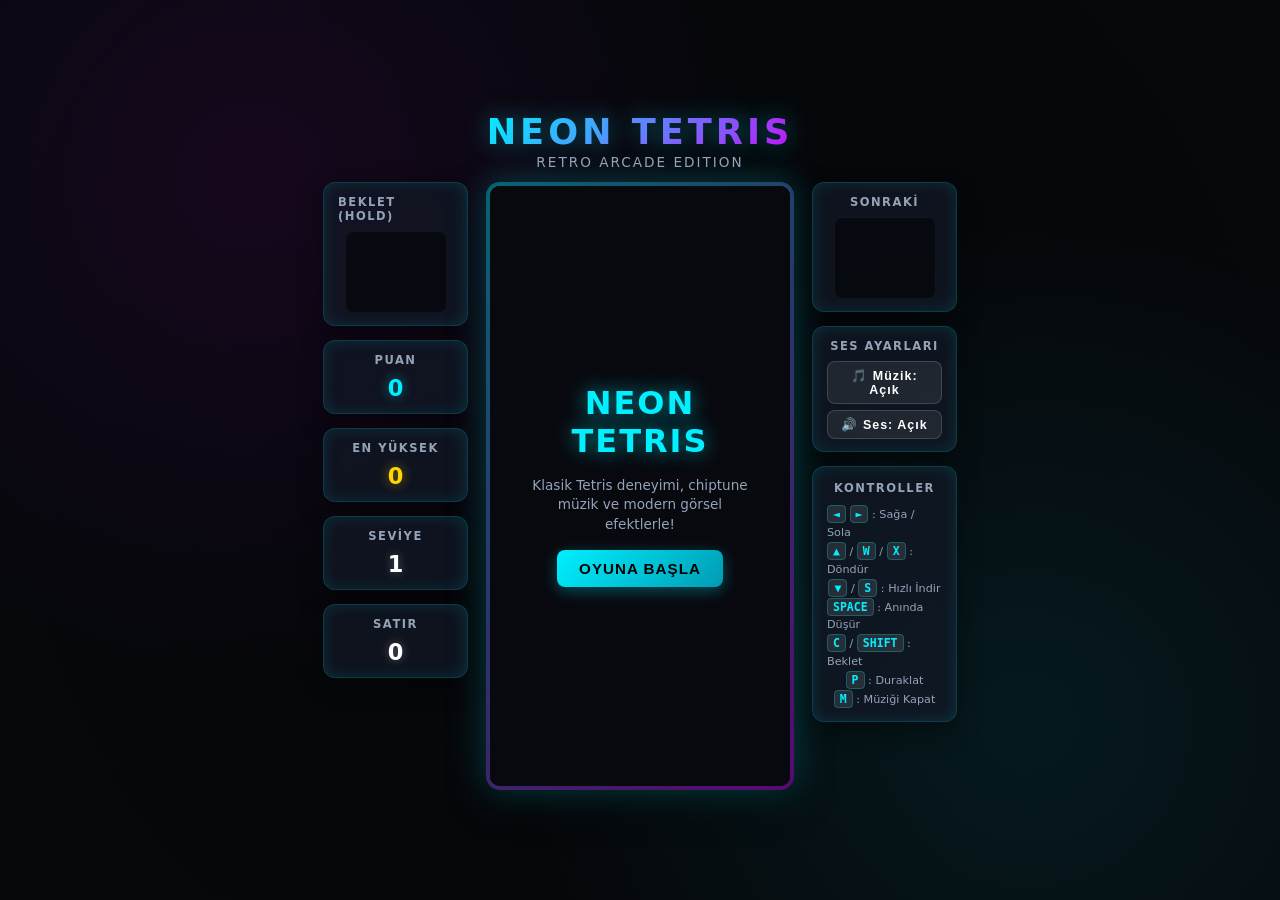
<file: index.html>
<!DOCTYPE html>
<html lang="tr">
<head>
    <meta charset="UTF-8">
    <meta name="viewport" content="width=device-width, initial-scale=1.0, maximum-scale=1.0, user-scalable=no">
    <title>Neon Tetris - Web Oyunu</title>
    <link rel="stylesheet" href="style.css">
    <link rel="icon" href="data:image/svg+xml,<svg xmlns='http://www.w3.org/2000/svg' viewBox='0 0 100 100'><rect width='100' height='100' rx='20' fill='%2300f0ff'/><rect x='25' y='25' width='50' height='50' fill='%23080a0f'/></svg>">
</head>
<body>

    <header class="header">
        <h1 class="title">NEON TETRIS</h1>
        <p class="subtitle">RETRO ARCADE EDITION</p>
    </header>

    <main class="game-container">
        <!-- Sol Panel: Bekletme (Hold) & İstatistikler -->
        <aside class="side-panel">
            <div class="panel-card">
                <span class="card-title">BEKLET (HOLD)</span>
                <canvas id="hold-canvas" class="preview-canvas" width="100" height="80"></canvas>
            </div>

            <div class="panel-card">
                <span class="card-title">PUAN</span>
                <span id="score" class="stat-value highlight">0</span>
            </div>

            <div class="panel-card">
                <span class="card-title">EN YÜKSEK</span>
                <span id="high-score" class="stat-value gold">0</span>
            </div>

            <div class="panel-card">
                <span class="card-title">SEVİYE</span>
                <span id="level" class="stat-value">1</span>
            </div>

            <div class="panel-card">
                <span class="card-title">SATIR</span>
                <span id="lines" class="stat-value">0</span>
            </div>
        </aside>

        <!-- Orta Panel: Oyun Alanı ve Modallar -->
        <section class="board-wrapper">
            <canvas id="board" width="300" height="600"></canvas>

            <!-- Başlangıç Ekranı -->
            <div id="start-overlay" class="overlay-modal">
                <h2 class="modal-title cyan">NEON TETRIS</h2>
                <p style="color: #94a3b8; font-size: 0.85rem; max-width: 220px; line-height: 1.4;">
                    Klasik Tetris deneyimi, chiptune müzik ve modern görsel efektlerle!
                </p>
                <button id="start-btn" class="btn">OYUNA BAŞLA</button>
            </div>

            <!-- Duraklatma Ekranı -->
            <div id="pause-modal" class="overlay-modal hidden">
                <h2 class="modal-title cyan">DURAKLATILDI</h2>
                <p style="color: #94a3b8; font-size: 0.85rem;">Devam etmek için P veya butona basınız</p>
                <button id="resume-btn" class="btn">DEVAM ET</button>
            </div>

            <!-- Oyun Bitti Ekranı -->
            <div id="game-over-modal" class="overlay-modal hidden">
                <h2 class="modal-title red">OYUN BİTTİ</h2>
                <div class="modal-stats">
                    <span>Skor: <b id="final-score">0</b></span>
                    <span>Temizlenen Satır: <b id="final-lines">0</b></span>
                    <span>En Yüksek Skor: <b id="gameover-highscore">0</b></span>
                </div>
                <button id="restart-btn" class="btn">YENİDEN BAŞLA</button>
            </div>
        </section>

        <!-- Sağ Panel: Sonraki Parça & Kontroller -->
        <aside class="side-panel controls-panel">
            <div class="panel-card">
                <span class="card-title">SONRAKİ</span>
                <canvas id="next-canvas" class="preview-canvas" width="100" height="80"></canvas>
            </div>

            <div class="panel-card">
                <span class="card-title">SES AYARLARI</span>
                <button id="btn-music" class="btn btn-secondary" style="margin-bottom: 6px;">🎵 Müzik: Açık</button>
                <button id="btn-sound" class="btn btn-secondary">🔊 Ses: Açık</button>
            </div>

            <div class="panel-card controls-card">
                <span class="card-title">KONTROLLER</span>
                <div><span class="key-pill">◄</span> <span class="key-pill">►</span> : Sağa / Sola</div>
                <div><span class="key-pill">▲</span> / <span class="key-pill">W</span> / <span class="key-pill">X</span> : Döndür</div>
                <div><span class="key-pill">▼</span> / <span class="key-pill">S</span> : Hızlı İndir</div>
                <div><span class="key-pill">SPACE</span> : Anında Düşür</div>
                <div><span class="key-pill">C</span> / <span class="key-pill">SHIFT</span> : Beklet</div>
                <div><span class="key-pill">P</span> : Duraklat</div>
                <div><span class="key-pill">M</span> : Müziği Kapat</div>
            </div>
        </aside>
    </main>

    <!-- Mobil / Dokunmatik Kontroller -->
    <nav class="touch-controls" aria-label="Oyun Kontrolleri">
        <div class="touch-row">
            <button id="ctrl-hold" class="t-btn" title="Beklet">🔄 TUT</button>
            <button id="ctrl-rotate" class="t-btn large" title="Döndür">↻ DÖNDÜR</button>
            <button id="ctrl-harddrop" class="t-btn" title="Düşür">⚡ DÜŞÜR</button>
        </div>
        <div class="touch-row">
            <button id="ctrl-left" class="t-btn" title="Sola">◄</button>
            <button id="ctrl-down" class="t-btn" title="Aşağı">▼</button>
            <button id="ctrl-right" class="t-btn" title="Sağa">►</button>
        </div>
    </nav>

    <!-- Oyun Scriptleri -->
    <script src="sound.js"></script>
    <script src="game.js"></script>
</body>
</html>
</file>
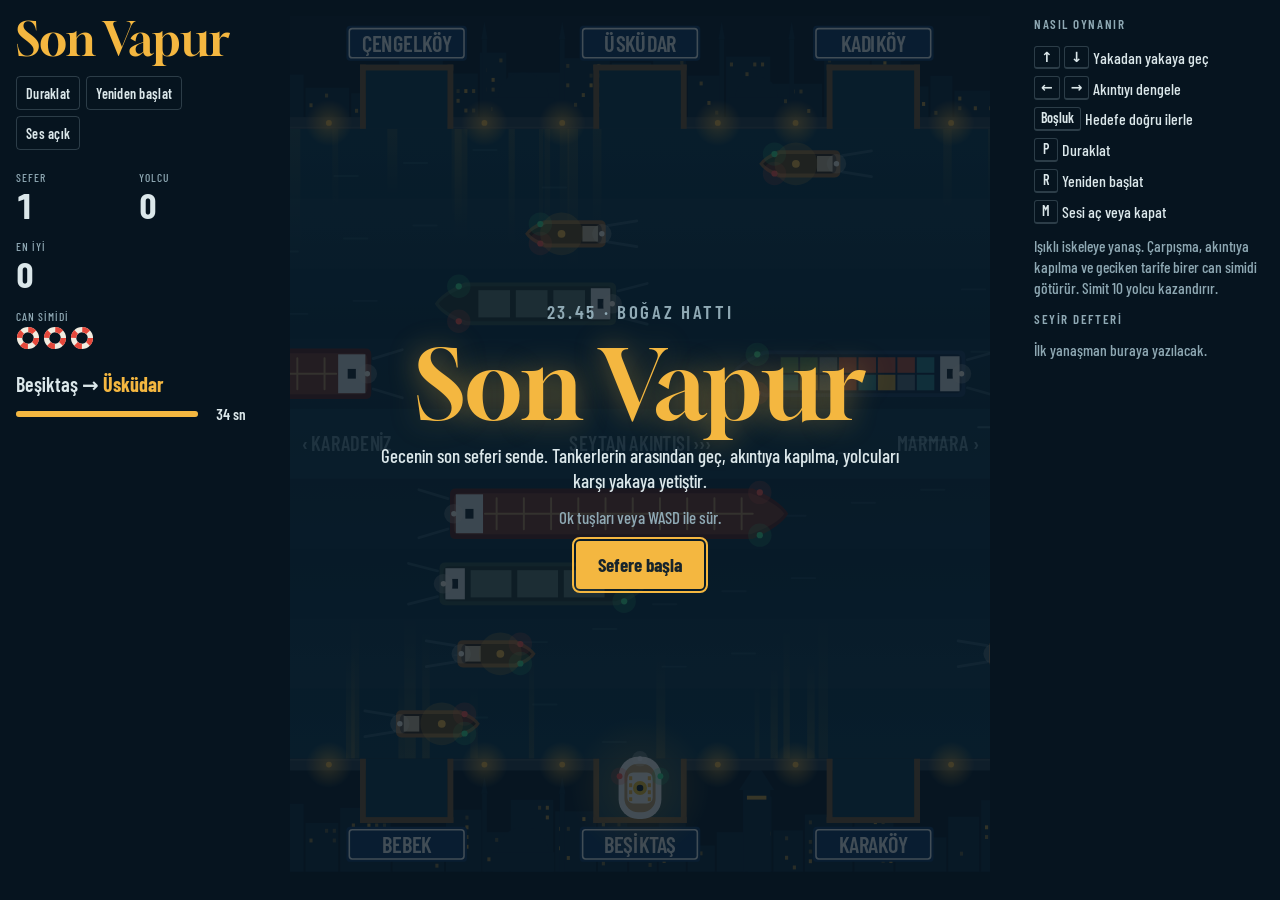
<file: son-vapur.html>
<!doctype html>
<html lang="tr">
<head>
<meta charset="utf-8">
<meta name="viewport" content="width=device-width, initial-scale=1, viewport-fit=cover">
<title>Son Vapur</title>
<link rel="preconnect" href="https://fonts.googleapis.com">
<link rel="preconnect" href="https://fonts.gstatic.com" crossorigin>
<link rel="stylesheet" href="https://fonts.googleapis.com/css2?family=Barlow+Condensed:wght@500;600;700&family=Gloock&display=swap">
<style>
/* Layout: one screen. Night Bosphorus seen from above on a canvas, instruments beside it on wide screens and above it on phones. */
:root {
  color-scheme: dark;
  --gece: #06141f;
  --gece-acik: #0a2230;
  --sodyum: #f4b740;
  --liman: #ff5a4d;
  --sancak: #43e08f;
  --kagit: #efe3c8;
  --murekkep: #16242c;
  --yazi: #dbe7ea;
  --soluk: #8fa9b4;
  --cizgi: rgba(143, 169, 180, .28);
  --baslik: "Gloock", Georgia, "Times New Roman", serif;
  --govde: "Barlow Condensed", "Arial Narrow", system-ui, sans-serif;
}
html { box-sizing: border-box; height: 100%; overflow: hidden; overscroll-behavior: none; }
:root { padding-top: env(safe-area-inset-top, 0px); padding-bottom: env(safe-area-inset-bottom, 0px); }
[hidden] { display: none !important; }
*, *::before, *::after { box-sizing: inherit; }
body {
  margin: 0; height: 100%; overflow: hidden; background: var(--gece); color: var(--yazi);
  font-family: var(--govde); font-size: 16px; font-weight: 500; line-height: 1.35;
  touch-action: manipulation; -webkit-text-size-adjust: 100%;
}
button { font-family: inherit; cursor: pointer; }
button:focus-visible, kbd:focus-visible { outline: 2px solid var(--sodyum); outline-offset: 2px; }
h1, h2, p, dl, dd, ul, ol { margin: 0; padding: 0; }
ul, ol { list-style: none; }

#app {
  height: 100%; max-width: 1500px; margin-inline: auto; display: grid; gap: 10px;
  grid-template: "hud" auto "sahne" minmax(0, 1fr) "pad" auto / minmax(0, 1fr);
  padding-block: 10px;
  padding-left: max(16px, env(safe-area-inset-left, 0px));
  padding-right: max(16px, env(safe-area-inset-right, 0px));
  user-select: none; -webkit-user-select: none; -webkit-touch-callout: none;
}

/* Instruments */
#hud { grid-area: hud; display: grid; gap: 6px; min-width: 0; align-content: start; }
.ust { display: flex; align-items: center; justify-content: space-between; gap: 8px; }
.marka { font-family: var(--baslik); font-size: 24px; line-height: 1; color: var(--sodyum); white-space: nowrap; }
.arac { display: flex; flex-wrap: wrap; gap: 6px; }
.arac button {
  min-height: 34px; padding: 0 9px; color: var(--yazi); background: transparent;
  border: 1px solid var(--cizgi); border-radius: 4px; font-size: 14px; font-weight: 600; letter-spacing: .02em;
}
.arac button:hover { border-color: var(--soluk); }
.genis { display: none; }
.sayac { display: flex; align-items: flex-end; gap: 18px; }
.sayac dt { font-size: 11.5px; letter-spacing: .09em; text-transform: uppercase; color: var(--soluk); white-space: nowrap; }
.sayac dd { font-size: 26px; font-weight: 700; line-height: 1.05; font-variant-numeric: tabular-nums; }
.can-kutu { margin-left: auto; }
#v-lives { display: flex; gap: 3px; height: 27px; align-items: center; }
#v-lives svg { width: 20px; height: 20px; display: block; }
#v-lives svg.gitti { opacity: .22; }
.rota { display: flex; align-items: center; gap: 10px; }
#v-route { font-size: 16px; font-weight: 600; white-space: nowrap; }
#v-route b { color: var(--sodyum); font-weight: 700; }
.tarife { flex: 1 1 auto; min-width: 40px; height: 6px; background: var(--cizgi); border-radius: 3px; overflow: hidden; }
.tarife i { display: block; height: 100%; background: var(--sodyum); transform-origin: left; }
.tarife.az i { background: var(--liman); }
#v-time { font-size: 15px; font-weight: 600; font-variant-numeric: tabular-nums; white-space: nowrap; min-width: 38px; text-align: right; }

/* Stage */
#sahne { grid-area: sahne; min-width: 0; min-height: 0; display: flex; align-items: center; justify-content: center; }
#kare { position: relative; container-type: size; touch-action: none; background: var(--gece-acik); outline: none; }
#oyun { display: block; width: 100%; height: 100%; touch-action: none; }
#toast {
  position: absolute; top: 16%; left: 50%; transform: translateX(-50%); width: max-content; max-width: 88%;
  padding: 5px 11px; background: rgba(6, 20, 31, .9); border: 1px solid var(--cizgi); border-radius: 4px;
  color: var(--yazi); font-size: clamp(14px, 4.4cqw, 18px); font-weight: 600; text-align: center;
  pointer-events: none; opacity: 0; transition: opacity .18s;
}
#toast.acik { opacity: 1; }

/* Overlays */
#perde {
  position: absolute; inset: 0; display: grid; place-items: center; padding: 12px; overflow: auto;
  background: rgba(6, 20, 31, .74); touch-action: pan-y; text-align: center;
}
.levha { display: grid; gap: 12px; justify-items: center; max-width: 34em; }
.ust-yazi { font-size: clamp(13px, 3.9cqw, 16px); font-weight: 600; letter-spacing: .14em; text-transform: uppercase; color: var(--soluk); }
#baslangic h1 {
  font-family: var(--baslik); font-weight: 400; font-size: clamp(40px, 17cqw, 96px); line-height: .98;
  color: var(--sodyum); text-shadow: 0 0 30px rgba(244, 183, 64, .45); text-wrap: balance;
}
.levha h2 { font-family: var(--baslik); font-weight: 400; font-size: clamp(32px, 11cqw, 56px); line-height: 1; color: var(--sodyum); }
.levha p { font-size: clamp(15px, 4.7cqw, 19px); text-wrap: pretty; }
.ipucu { color: var(--soluk); font-size: clamp(14px, 4.1cqw, 17px) !important; }
.ipucu.dokun { display: none; }
@media (any-pointer: coarse) { .ipucu.dokun { display: block; } .ipucu.klavye { display: none; } }
@container (max-height: 320px) { .ipucu, .ust-yazi { display: none; } }
.ana {
  min-height: 48px; padding: 0 22px; background: var(--sodyum); color: var(--murekkep);
  border: 0; border-radius: 4px; font-size: 19px; font-weight: 700;
}
.ana:hover { filter: brightness(1.08); }
.ikincil {
  min-height: 44px; padding: 0 18px; background: transparent; color: var(--yazi);
  border: 1px solid var(--soluk); border-radius: 4px; font-size: 17px; font-weight: 600;
}
.dugmeler { display: flex; flex-wrap: wrap; gap: 10px; justify-content: center; }

/* Ticket */
.bilet {
  position: relative; width: min(100%, 300px); background: var(--kagit); color: var(--murekkep);
  border-radius: 6px; text-align: left; box-shadow: 0 18px 40px rgba(0, 0, 0, .45); overflow: hidden;
}
.bilet-govde { display: grid; gap: 6px; padding: 14px 18px 12px; }
.bilet-ust { font-size: 13px; font-weight: 600; letter-spacing: .12em; text-transform: uppercase; color: #5c6a70; }
.bilet h2 { font-family: var(--baslik); font-weight: 400; font-size: clamp(28px, 10cqw, 38px); line-height: 1.02; color: var(--murekkep); }
#bitti-neden { font-size: 16px; line-height: 1.25; }
.bilet dl { display: grid; grid-template-columns: repeat(3, auto); justify-content: space-between; gap: 8px; padding-top: 4px; }
.bilet dt { font-size: 12px; font-weight: 600; line-height: 1.1; letter-spacing: .04em; color: #5c6a70; }
.bilet dd { font-size: 27px; font-weight: 700; line-height: 1.1; font-variant-numeric: tabular-nums; }
.kocan { position: relative; padding: 12px 18px 14px; border-top: 2px dashed rgba(22, 36, 44, .35); display: grid; }
.kocan::before, .kocan::after {
  content: ""; position: absolute; top: -10px; width: 18px; height: 18px; border-radius: 50%; background: var(--gece-acik);
}
.kocan::before { left: -9px; }
.kocan::after { right: -9px; }
.kocan .ana { background: var(--murekkep); color: var(--kagit); }
#rekor {
  position: absolute; top: 12px; right: 10px; padding: 3px 8px; border: 3px solid #b3261b; border-radius: 5px;
  color: #b3261b; font-size: 15px; font-weight: 700; letter-spacing: .08em; text-transform: uppercase;
  transform: rotate(-11deg); animation: damga .32s cubic-bezier(.2, 1.5, .4, 1) both .2s;
}
@keyframes damga { from { opacity: 0; transform: rotate(-11deg) scale(2.2); } to { opacity: 1; transform: rotate(-11deg) scale(1); } }

/* Touch pad */
#pad {
  grid-area: pad; display: none; gap: 8px;
  grid-template-columns: repeat(2, minmax(0, 1fr)) 12px repeat(2, minmax(0, 1fr));
}
@media (max-width: 899px), (any-pointer: coarse) { #pad { display: grid; } }
#pad button {
  min-height: clamp(56px, 10vh, 84px); display: grid; place-items: center; color: var(--yazi);
  background: rgba(143, 169, 180, .13); border: 1px solid var(--cizgi); border-radius: 6px; touch-action: none;
}
#pad button.basili, #pad button:active { background: var(--sodyum); color: var(--murekkep); }
#pad svg { width: 26px; height: 26px; display: block; fill: currentColor; }
#b-sol { grid-column: 1; } #b-sag { grid-column: 2; } #b-ust { grid-column: 4; } #b-alt { grid-column: 5; }

/* Ship's log, wide screens only */
#defter { grid-area: defter; display: none; min-width: 0; align-content: start; gap: 12px; }
#defter h2 { font-size: 13px; font-weight: 600; letter-spacing: .12em; text-transform: uppercase; color: var(--soluk); }
#defter ul { display: grid; gap: 7px; font-size: 16px; }
#defter ul li { display: flex; flex-wrap: wrap; align-items: center; gap: 4px; }
kbd {
  display: inline-block; min-width: 24px; padding: 1px 6px; text-align: center; font: inherit; font-weight: 600; font-size: 14px;
  border: 1px solid var(--cizgi); border-bottom-width: 2px; border-radius: 3px; color: var(--yazi);
}
#defter .kural { font-size: 15.5px; color: var(--soluk); }
#log { display: grid; gap: 7px; font-size: 15.5px; }
#log li { display: grid; grid-template-columns: minmax(0, 1fr) auto; gap: 8px; padding-bottom: 6px; border-bottom: 1px solid var(--cizgi); }
#log b { font-weight: 700; font-variant-numeric: tabular-nums; color: var(--sodyum); }
#log .bos { display: block; border: 0; color: var(--soluk); }

@media (max-width: 359px) { .marka { display: none; } .arac { width: 100%; } .sayac { gap: 12px; } }

@media (orientation: landscape) and (max-height: 520px) {
  #app { grid-template: "hud sahne pad" minmax(0, 1fr) / minmax(0, 1fr) minmax(0, 1.3fr) minmax(0, 1fr); }
  .ust { flex-direction: column; align-items: flex-start; }
  .sayac { flex-wrap: wrap; gap: 8px 14px; }
  .can-kutu { margin-left: 0; }
  .rota { flex-wrap: wrap; gap: 4px 8px; }
  .tarife { flex-basis: 100%; order: 3; }
  #pad {
    align-self: center;
    grid-template-columns: repeat(3, minmax(0, 60px)); justify-content: center;
    grid-template-rows: repeat(3, 56px);
  }
  #pad button { min-height: 0; }
  #b-ust { grid-area: 1 / 2; } #b-sol { grid-area: 2 / 1; } #b-sag { grid-area: 2 / 3; } #b-alt { grid-area: 3 / 2; }
}

@media (min-width: 900px) and (min-height: 521px) {
  #app {
    gap: 12px 26px; padding-block: 16px;
    grid-template: "hud sahne defter" minmax(0, 1fr) ". pad ." auto / 230px minmax(0, 1fr) 230px;
  }
  #hud { gap: 20px; }
  .ust { flex-direction: column; align-items: flex-start; gap: 14px; }
  .marka { font-size: 46px; }
  .genis { display: inline; }
  .sayac { display: grid; grid-template-columns: 1fr 1fr; gap: 16px; align-items: start; }
  .sayac dd { font-size: 36px; }
  .can-kutu { margin-left: 0; grid-column: 1 / -1; }
  #v-lives svg { width: 24px; height: 24px; }
  .rota { flex-wrap: wrap; gap: 6px 10px; }
  #v-route { flex-basis: 100%; font-size: 20px; }
  #defter { display: grid; }
}

@media (prefers-reduced-motion: reduce) {
  #toast { transition: none; }
  #rekor { animation: none; }
}
</style>
</head>
<body>

<div id="app" lang="tr">
  <aside id="hud" aria-label="Sefer durumu">
    <div class="ust">
      <p class="marka">Son Vapur</p>
      <div class="arac">
        <button id="btn-pause" type="button">Duraklat</button>
        <button id="btn-restart" type="button" aria-label="Yeniden başlat">Yeniden<span class="genis"> başlat</span></button>
        <button id="btn-sound" type="button" aria-pressed="true">Ses açık</button>
      </div>
    </div>
    <dl class="sayac">
      <div><dt>Sefer</dt><dd id="v-trip">1</dd></div>
      <div><dt>Yolcu</dt><dd id="v-score">0</dd></div>
      <div><dt>En iyi</dt><dd id="v-best">0</dd></div>
      <div class="can-kutu"><dt>Can simidi</dt><dd id="v-lives" role="img" aria-label="Can simidi: 3"></dd></div>
    </dl>
    <div class="rota">
      <p id="v-route"><span id="v-from">Beşiktaş</span> <span aria-hidden="true">→</span> <b id="v-to">Üsküdar</b></p>
      <div class="tarife" id="v-tarife" aria-hidden="true"><i id="v-bar"></i></div>
      <span id="v-time">34 sn</span>
    </div>
  </aside>

  <main id="sahne">
    <div id="kare" tabindex="-1">
      <canvas id="oyun" role="img" aria-label="Gece İstanbul Boğazı'nda vapur ve gemi trafiği"></canvas>
      <p id="toast" role="status" aria-live="polite"></p>
      <div id="perde">
        <section id="baslangic" class="levha">
          <p class="ust-yazi">23.45 · Boğaz hattı</p>
          <h1>Son Vapur</h1>
          <p>Gecenin son seferi sende. Tankerlerin arasından geç, akıntıya kapılma, yolcuları karşı yakaya yetiştir.</p>
          <p class="ipucu klavye">Ok tuşları veya WASD ile sür.</p>
          <p class="ipucu dokun">Ekranı kaydır ya da alttaki düğmelere dokun.</p>
          <button class="ana" id="btn-start" type="button">Sefere başla</button>
        </section>
        <section id="mola" class="levha" hidden>
          <h2>Mola</h2>
          <p>Vapur bekliyor.</p>
          <div class="dugmeler">
            <button class="ana" id="btn-resume" type="button">Devam et</button>
            <button class="ikincil" id="btn-restart2" type="button">Yeniden başlat</button>
          </div>
        </section>
        <section id="bitti" class="bilet" hidden>
          <div class="bilet-govde">
            <p class="bilet-ust">Son Vapur · Bilet</p>
            <h2>Sefer bitti</h2>
            <p id="bitti-neden"></p>
            <dl>
              <div><dt>Yolcu</dt><dd id="b-score">0</dd></div>
              <div><dt>Sefer</dt><dd id="b-trips">0</dd></div>
              <div><dt>En iyi</dt><dd id="b-best">0</dd></div>
            </dl>
            <p id="rekor" hidden>Yeni rekor</p>
          </div>
          <div class="kocan">
            <button class="ana" id="btn-again" type="button">Yeniden sefere çık</button>
          </div>
        </section>
      </div>
    </div>
  </main>

  <div id="pad" role="group" aria-label="Vapur kontrolleri">
    <button id="b-sol" type="button" aria-label="Sola"><svg viewBox="0 0 24 24" aria-hidden="true"><path d="M16 4 6 12l10 8z"/></svg></button>
    <button id="b-sag" type="button" aria-label="Sağa"><svg viewBox="0 0 24 24" aria-hidden="true"><path d="m8 4 10 8-10 8z"/></svg></button>
    <button id="b-ust" type="button" aria-label="Yukarı"><svg viewBox="0 0 24 24" aria-hidden="true"><path d="m12 5 8 11H4z"/></svg></button>
    <button id="b-alt" type="button" aria-label="Aşağı"><svg viewBox="0 0 24 24" aria-hidden="true"><path d="M12 19 4 8h16z"/></svg></button>
  </div>

  <aside id="defter" aria-label="Kurallar ve seyir defteri">
    <h2>Nasıl oynanır</h2>
    <ul>
      <li><kbd>↑</kbd><kbd>↓</kbd> Yakadan yakaya geç</li>
      <li><kbd>←</kbd><kbd>→</kbd> Akıntıyı dengele</li>
      <li><kbd>Boşluk</kbd> Hedefe doğru ilerle</li>
      <li><kbd>P</kbd> Duraklat</li>
      <li><kbd>R</kbd> Yeniden başlat</li>
      <li><kbd>M</kbd> Sesi aç veya kapat</li>
    </ul>
    <p class="kural">Işıklı iskeleye yanaş. Çarpışma, akıntıya kapılma ve geciken tarife birer can simidi götürür. Simit 10 yolcu kazandırır.</p>
    <h2>Seyir defteri</h2>
    <ol id="log"></ol>
  </aside>
</div>

<script>
(() => {
'use strict';

const $ = id => document.getElementById(id);
const css = getComputedStyle(document.documentElement);
const token = name => css.getPropertyValue(name).trim();
const C = { amber: token('--sodyum'), port: token('--liman'), stbd: token('--sancak'), water: '#0e3a4e', waterDeep: '#0a2a3b', land: '#0a1c28', sky: '#10293a', stone: '#2c3e49', sign: '#123b63', paper: token('--kagit'), ink: token('--murekkep') };
const BODY_FONT = '"Barlow Condensed","Arial Narrow",system-ui,sans-serif';
const calm = matchMedia('(prefers-reduced-motion: reduce)').matches;

// World. Up is the Asian shore, right is south: real traffic keeps to starboard and the surface current runs towards Marmara.
const COLS = 9, CW = 40, RH = 36, QH = 58, W = COLS * CW, H = QH * 2 + RH * 9;
const HOP = 0.11, MAX_LIVES = 5, SEYTAN = 5;
const BERTHS = {
  0: [
    { x: 1.5, name: 'Çengelköy', dat: "Çengelköy'e" },
    { x: 4.5, name: 'Üsküdar', dat: "Üsküdar'a" },
    { x: 7.5, name: 'Kadıköy', dat: "Kadıköy'e" },
  ],
  10: [
    { x: 1.5, name: 'Bebek', dat: "Bebek'e" },
    { x: 4.5, name: 'Beşiktaş', dat: "Beşiktaş'a" },
    { x: 7.5, name: 'Karaköy', dat: "Karaköy'e" },
  ],
};
const SHIPS = {
  tanker: { len: [3.6, 4.4], half: 13, dat: 'Tankere' },
  konteyner: { len: [2.8, 3.4], half: 12, dat: 'Konteyner gemisine' },
  yuk: { len: [2.2, 2.7], half: 11, dat: 'Yük gemisine' },
  otobus: { len: [1.9, 2.1], half: 9, dat: 'Deniz otobüsüne' },
  balikci: { len: [1, 1.25], half: 7, dat: 'Balıkçı teknesine' },
};
// Small boats near the shore, big ships beside the shipless Devil's Current so it can serve as a waiting room.
const LANE_PLAN = [
  { row: 1, dir: -1, speed: 0.85, roomy: 1.5, pool: ['balikci'] },
  { row: 2, dir: -1, speed: 1.35, pool: ['balikci'], fast: ['otobus', 'balikci'] },
  { row: 3, dir: -1, speed: 1, pool: ['yuk'] },
  { row: 4, dir: -1, speed: 0.85, pool: ['tanker', 'konteyner'] },
  { row: 6, dir: 1, speed: 0.9, pool: ['konteyner', 'tanker'] },
  { row: 7, dir: 1, speed: 1.05, pool: ['yuk', 'konteyner'] },
  { row: 8, dir: 1, speed: 1.5, pool: ['balikci'], fast: ['otobus', 'balikci'] },
  { row: 9, dir: 1, speed: 0.8, roomy: 1.5, pool: ['balikci'] },
];

// Difficulty per trip
const speedMult = t => Math.min(2, 0.85 + 0.07 * (t - 1));
const gapRange = t => { const k = Math.max(0.55, 1 - 0.04 * (t - 1)); return [3.4 * k, 6 * k]; };
const currentFor = t => Math.min(0.5, 0.16 + 0.025 * (t - 1));
const timeFor = t => Math.max(18, 34 - (t - 1));
const berthWindow = t => Math.max(0.55, 0.85 - 0.03 * (t - 1));
const hasFog = t => t >= 4 && t % 3 === 1;

const rand = (a, b) => a + Math.random() * (b - a);
const pick = a => a[Math.floor(Math.random() * a.length)];
const isQuay = r => r === 0 || r === 10;
const rowTop = r => QH + (r - 1) * RH;
function rowY(r) {
  const top = QH - 15, bottom = H - QH + 15, first = QH + RH / 2, last = H - QH - RH / 2;
  if (r <= 1) return top + (first - top) * r;
  if (r >= 9) return last + (bottom - last) * (r - 9);
  return first + (r - 1) * RH;
}

function readStore(key) { try { return localStorage.getItem(key); } catch { return null; } }
function writeStore(key, value) { try { localStorage.setItem(key, value); } catch {} }

// State
function freshGame(best) {
  return {
    v: 1, phase: 'title', resume: 'play', trip: 1, score: 0, lives: 3, best,
    ferry: { x: 4.5, y: 10, dir: -1, hop: null, queue: null, lean: 0, turn: 0 },
    from: { row: 10, i: 1 }, to: { row: 0, i: 1 },
    time: timeFor(1), timeMax: timeFor(1), lanes: [], pickup: null, floats: [], log: [],
    phaseT: 0, shake: 0, flash: 0, fogA: 0, clock: 0, endReason: '', record: false,
  };
}
let G = freshGame(Number(readStore('son-vapur-rekor')) || 0);

const target = () => BERTHS[G.to.row][G.to.i];
const origin = () => BERTHS[G.from.row][G.from.i];
const currentAt = row => currentFor(G.trip) * (row === SEYTAN ? 3 : 1);

function fillLanes() {
  G.lanes = LANE_PLAN.map(p => ({ ...p, ships: [], gap: 0 }));
  for (let i = 0; i < 160; i++) stepLanes(0.25);
}
function spawn(lane) {
  const pool = G.trip >= 3 && lane.fast ? lane.fast : lane.pool;
  const type = pick(pool), def = SHIPS[type], len = rand(def.len[0], def.len[1]);
  lane.ships.push({ type, len, seed: Math.floor(Math.random() * 1000), x: lane.dir > 0 ? -len - 0.2 : COLS + 0.2 });
  const [a, b] = gapRange(G.trip);
  lane.gap = len + rand(a, b) * (lane.roomy || 1);
}
function stepLanes(dt) {
  const m = speedMult(G.trip);
  for (const lane of G.lanes) {
    const v = lane.speed * m * dt;
    lane.gap -= v;
    for (const s of lane.ships) s.x += lane.dir * v;
    lane.ships = lane.ships.filter(s => (lane.dir > 0 ? s.x < COLS + 0.5 : s.x + s.len > -0.5));
    if (lane.gap <= 0) spawn(lane);
  }
}

// Rules
function setPhase(p) { G.phase = p; syncOverlay(); }

function startGame() {
  G = freshGame(G.best);
  fillLanes();
  renderLog();
  setPhase('play');
  say(`Akıntı vapuru sağa sürükler. Hedef: ${target().name}.`);
  horn();
  $('kare').focus({ preventScroll: true });
}

function move(dx, dy) {
  if (G.phase !== 'play') return;
  const f = G.ferry;
  if (f.hop) { f.queue = [dx, dy]; return; }
  tryHop(dx, dy);
}
function forward() { move(0, G.to.row === 0 ? -1 : 1); }

function tryHop(dx, dy) {
  const f = G.ferry, row = Math.round(f.y);
  if (dx) {
    if (isQuay(row)) return;
    const d = dx > 0 ? Math.max(0, Math.min(dx, COLS - 0.4 - f.x)) : Math.min(0, Math.max(dx, 0.4 - f.x));
    if (!d) return;
    f.hop = { dx: d, dy: 0, t: 0 };
    f.lean = dx * 0.22;
    tone(330, 0.05, { vol: 0.025 });
    return;
  }
  const next = row + dy;
  if (next < 0 || next > 10) return;
  if (isQuay(next)) {
    // The berth just left stays open as a place to wait out a passing ship
    const berth = next === G.to.row ? target() : origin(), off = Math.abs(f.x - berth.x);
    if (off > berthWindow(G.trip)) {
      G.shake = 0.12;
      tone(120, 0.09, { type: 'square', vol: 0.03 });
      say(`Burada iskele yok. Hedef: ${target().name}.`);
      return;
    }
    f.hop = { dx: berth.x - f.x, dy, t: 0, perfect: off < 0.25 };
    return;
  }
  f.hop = { dx: 0, dy, t: 0 };
  tone(392, 0.05, { vol: 0.025 });
}

function stepPlay(dt) {
  const f = G.ferry;
  G.time -= dt;
  if (G.time <= 0) { G.time = 0; crash('time'); return; }
  if (f.hop) {
    const h = f.hop, st = Math.min(dt, HOP - h.t), k = st / HOP;
    f.x += h.dx * k;
    f.y += h.dy * k;
    h.t += st;
    if (h.t >= HOP - 1e-6) {
      f.y = Math.round(f.y);
      f.hop = null;
      if (f.y === G.to.row) { arrive(h.perfect); return; }
      if (f.queue) { const q = f.queue; f.queue = null; tryHop(q[0], q[1]); }
    }
  }
  const row = Math.round(f.y);
  if (!isQuay(row)) f.x += currentAt(row) * dt;
  if (f.x > COLS + 0.1) { crash('swept'); return; }
  for (const lane of G.lanes) {
    if (Math.abs(f.y - lane.row) >= 0.42) continue;
    for (const s of lane.ships) {
      if (f.x + 0.27 > s.x + 0.08 && f.x - 0.27 < s.x + s.len - 0.08) { crash('ship', s.type); return; }
    }
  }
  const p = G.pickup;
  if (p && Math.abs(f.y - p.row) < 0.5 && Math.abs(f.x - p.x) < 0.55) {
    G.pickup = null;
    if (p.type === 'can') {
      G.lives = Math.min(MAX_LIVES, G.lives + 1);
      addFloat(f.x * CW, rowY(f.y) - 18, 'Can simidi +1');
    } else {
      G.score += 10;
      addFloat(f.x * CW, rowY(f.y) - 18, 'Simit +10');
    }
    tone(660, 0.12, { to: 990, vol: 0.05 });
  }
}

function arrive(perfect) {
  const f = G.ferry, b = target();
  f.x = b.x;
  f.y = G.to.row;
  const total = 20 + 5 * (G.trip - 1) + Math.ceil(G.time) + (perfect ? 10 : 0);
  G.score += total;
  G.log.unshift({ trip: G.trip, from: origin().name, to: b.name, pax: total });
  G.log.length = Math.min(G.log.length, 6);
  renderLog();
  addFloat(b.x * CW, rowY(G.to.row) + (G.to.row === 0 ? 34 : -34), `+${total} yolcu`);
  say(`${b.dat} yanaştın: ${total} yolcu.${perfect ? ' Tam yanaşma!' : ''}`);
  horn();
  G.phaseT = 1;
  setPhase('dock');
}

function nextLeg() {
  const f = G.ferry;
  G.from = { ...G.to };
  const row = G.from.row === 0 ? 10 : 0;
  G.to = { row, i: pick([0, 1, 2].filter(i => i !== G.from.i)) };
  G.trip++;
  f.dir = row === 0 ? -1 : 1;
  G.time = G.timeMax = timeFor(G.trip);
  const wantsBuoy = G.trip % 5 === 0 && G.lives < MAX_LIVES;
  G.pickup = { type: wantsBuoy ? 'can' : 'simit', row: pick([1, 2, 3, 4, 6, 7, 8, 9]), x: rand(1, 5.5) };
  setPhase('play');
  say(hasFog(G.trip) ? `Sis bastırdı. Gemileri ışıklarından tanı. Hedef: ${target().name}.` : `Sıradaki iskele: ${target().name}.`);
}

function crash(kind, type) {
  const f = G.ferry;
  f.hop = null;
  f.queue = null;
  f.x = Math.min(f.x, COLS - 0.3);
  G.lives--;
  G.shake = 0.35;
  G.flash = 1;
  G.phaseT = 1.1;
  const msg = kind === 'ship' ? `${SHIPS[type].dat} çarptın.`
    : kind === 'swept' ? "Akıntıya kapıldın, vapur Marmara'ya sürüklendi."
    : 'Tarifeyi kaçırdın, yolcular iskelede kaldı.';
  G.endReason = msg;
  say(G.lives > 0 ? `${msg} Kalan can simidi: ${G.lives}.` : msg);
  crashSound();
  setPhase('crash');
}

function afterCrash() {
  if (G.lives <= 0) {
    G.record = G.score > G.best;
    if (G.record) { G.best = G.score; writeStore('son-vapur-rekor', String(G.best)); }
    setPhase('over');
    return;
  }
  const f = G.ferry;
  f.x = origin().x;
  f.y = G.from.row;
  f.lean = 0;
  G.time = G.timeMax = timeFor(G.trip);
  setPhase('play');
}

function togglePause() {
  if (G.phase === 'paused') { setPhase(G.resume); $('kare').focus({ preventScroll: true }); }
  else if (['play', 'dock', 'crash'].includes(G.phase)) { G.resume = G.phase; setPhase('paused'); }
}

function addFloat(x, y, text) { G.floats.push({ x, y, text, life: 1.3 }); }

function step(dt) {
  G.clock += dt;
  stepLanes(dt);
  const f = G.ferry;
  f.turn += ((f.dir < 0 ? 0 : Math.PI) - f.turn) * Math.min(1, dt * 7);
  f.lean *= Math.max(0, 1 - dt * 9);
  G.fogA += ((hasFog(G.trip) ? 1 : 0) - G.fogA) * Math.min(1, dt * 1.5);
  G.shake = Math.max(0, G.shake - dt);
  G.flash = Math.max(0, G.flash - dt * 2.2);
  for (const p of G.floats) { p.y -= dt * 22; p.life -= dt; }
  G.floats = G.floats.filter(p => p.life > 0);
  if (G.pickup) {
    G.pickup.x += currentFor(G.trip) * 0.6 * dt;
    if (G.pickup.x > COLS + 0.6) G.pickup = null;
  }
  if (G.phase === 'play') stepPlay(dt);
  else if (G.phase === 'dock') { G.phaseT -= dt; if (G.phaseT <= 0) nextLeg(); }
  else if (G.phase === 'crash') { G.phaseT -= dt; if (G.phaseT <= 0) afterCrash(); }
}

// Sound, created on the first gesture
let ac = null, soundOn = readStore('son-vapur-ses') !== '0';
function audio() {
  if (!soundOn) return null;
  if (!ac) { try { ac = new (window.AudioContext || window.webkitAudioContext)(); } catch { return null; } }
  if (ac.state === 'suspended') ac.resume();
  return ac;
}
function tone(freq, dur, { type = 'sine', vol = 0.05, to = freq } = {}) {
  const a = audio();
  if (!a) return;
  const o = a.createOscillator(), g = a.createGain(), t = a.currentTime;
  o.type = type;
  o.frequency.setValueAtTime(freq, t);
  o.frequency.linearRampToValueAtTime(to, t + dur);
  g.gain.setValueAtTime(vol, t);
  g.gain.exponentialRampToValueAtTime(0.0001, t + dur);
  o.connect(g).connect(a.destination);
  o.start(t);
  o.stop(t + dur);
}
function horn() {
  const a = audio();
  if (!a) return;
  const t = a.currentTime, g = a.createGain(), lp = a.createBiquadFilter();
  lp.type = 'lowpass';
  lp.frequency.value = 520;
  g.gain.setValueAtTime(0, t);
  g.gain.linearRampToValueAtTime(0.09, t + 0.06);
  g.gain.setValueAtTime(0.09, t + 0.5);
  g.gain.linearRampToValueAtTime(0, t + 0.72);
  lp.connect(g).connect(a.destination);
  for (const f of [98, 147]) {
    const o = a.createOscillator();
    o.type = 'sawtooth';
    o.frequency.value = f;
    o.connect(lp);
    o.start(t);
    o.stop(t + 0.74);
  }
}
function crashSound() {
  const a = audio();
  if (!a) return;
  const len = Math.floor(a.sampleRate * 0.5), buf = a.createBuffer(1, len, a.sampleRate), d = buf.getChannelData(0);
  for (let i = 0; i < len; i++) d[i] = (Math.random() * 2 - 1) * (1 - i / len);
  const s = a.createBufferSource(), lp = a.createBiquadFilter(), g = a.createGain();
  s.buffer = buf;
  lp.type = 'lowpass';
  lp.frequency.value = 700;
  g.gain.value = 0.22;
  s.connect(lp).connect(g).connect(a.destination);
  s.start();
}

// Canvas
const cv = $('oyun'), ctx = cv.getContext('2d'), bg = document.createElement('canvas');
let scale = 1;

function rr(c, x, y, w, h, r) {
  c.beginPath();
  c.moveTo(x + r, y);
  c.arcTo(x + w, y, x + w, y + h, r);
  c.arcTo(x + w, y + h, x, y + h, r);
  c.arcTo(x, y + h, x, y, r);
  c.arcTo(x, y, x + w, y, r);
  c.closePath();
}
const signRect = (row, b) => ({ x: b.x * CW - 31, y: row === 0 ? 5 : H - 23, w: 62, h: 18 });
function drawSign(c, row, b, fill, textColor) {
  const s = signRect(row, b);
  rr(c, s.x, s.y, s.w, s.h, 2);
  c.fillStyle = fill;
  c.fill();
  c.strokeStyle = textColor;
  c.lineWidth = 0.8;
  rr(c, s.x + 1.5, s.y + 1.5, s.w - 3, s.h - 3, 1.5);
  c.stroke();
  c.fillStyle = textColor;
  c.font = `600 11.5px ${BODY_FONT}`;
  c.textAlign = 'center';
  c.textBaseline = 'middle';
  c.fillText(b.name.toLocaleUpperCase('tr'), b.x * CW, s.y + s.h / 2 + 0.5);
}

function paintSkyline(c, top) {
  const base = top ? QH - 6 : H;
  let seed = top ? 11 : 29;
  const r = () => (seed = (seed * 16807) % 2147483647) / 2147483647;
  for (let x = -4; x < W; ) {
    const w = 11 + r() * 16, h = 12 + r() * (top ? 22 : 28);
    c.fillStyle = C.sky;
    c.fillRect(x, base - h, w, h);
    for (let wy = base - h + 3; wy < base - 3; wy += 5) {
      for (let wx = x + 2; wx < x + w - 2; wx += 4) {
        if (r() > 0.72) { c.fillStyle = `rgba(244,183,64,${0.25 + r() * 0.5})`; c.fillRect(wx, wy, 1.6, 2); }
      }
    }
    x += w + 1;
  }
  const dome = (cx, rad) => {
    c.fillStyle = C.sky;
    c.beginPath();
    c.arc(cx, base - 10, rad, Math.PI, 0);
    c.fill();
    c.fillRect(cx - rad - 3, base - 10, rad * 2 + 6, 10);
    for (const side of [-1, 1]) {
      const mx = cx + side * (rad + 7);
      c.fillRect(mx - 1.2, base - 40, 2.4, 40);
      c.beginPath();
      c.moveTo(mx - 1.6, base - 40);
      c.lineTo(mx, base - 49);
      c.lineTo(mx + 1.6, base - 40);
      c.fill();
    }
  };
  dome(120, 13);
  if (top) dome(240, 11);
  else {
    // A round stone tower behind Karaköy
    c.fillStyle = C.sky;
    c.fillRect(233, base - 42, 14, 42);
    c.beginPath();
    c.moveTo(231, base - 42);
    c.lineTo(240, base - 56);
    c.lineTo(249, base - 42);
    c.fill();
    c.fillStyle = 'rgba(244,183,64,.8)';
    c.fillRect(235, base - 39, 10, 2);
  }
}

function paintQuay(c, top) {
  const y0 = top ? 0 : H - QH, edge = top ? QH - 6 : H - QH;
  c.fillStyle = C.land;
  c.fillRect(0, y0, W, QH);
  paintSkyline(c, top);
  c.fillStyle = C.stone;
  c.fillRect(0, edge, W, 6);
  c.fillStyle = 'rgba(255,255,255,.08)';
  c.fillRect(0, top ? QH - 1 : H - QH, W, 1);
  const row = top ? 0 : 10;
  for (const b of BERTHS[row]) {
    const px = b.x * CW, ny = top ? QH - 33 : H - QH;
    c.fillStyle = C.water;
    c.fillRect(px - 21, ny, 42, 33);
    c.fillStyle = '#7a5a36';
    c.fillRect(px - 24, ny, 3, 33);
    c.fillRect(px + 21, ny, 3, 33);
    c.fillRect(px - 24, top ? ny : ny + 30, 48, 3);
    drawSign(c, row, b, C.sign, '#eef3f4');
  }
  for (let x = 20; x < W; x += 40) {
    const inSlip = BERTHS[row].some(b => Math.abs(b.x * CW - x) < 26);
    if (inSlip) continue;
    const y = top ? QH - 3 : H - QH + 3;
    const g = c.createRadialGradient(x, y, 0, x, y, 12);
    g.addColorStop(0, 'rgba(244,183,64,.6)');
    g.addColorStop(1, 'rgba(244,183,64,0)');
    c.fillStyle = g;
    c.fillRect(x - 12, y - 12, 24, 24);
    c.fillStyle = C.amber;
    c.beginPath();
    c.arc(x, y, 1.5, 0, 7);
    c.fill();
  }
}

function paintBackground() {
  bg.width = cv.width;
  bg.height = cv.height;
  const c = bg.getContext('2d');
  c.setTransform(scale, 0, 0, scale, 0, 0);
  const g = c.createLinearGradient(0, QH, 0, H - QH);
  g.addColorStop(0, C.water);
  g.addColorStop(0.5, C.waterDeep);
  g.addColorStop(1, C.water);
  c.fillStyle = g;
  c.fillRect(0, QH, W, H - QH * 2);
  for (let r = 2; r <= 8; r += 2) {
    c.fillStyle = 'rgba(255,255,255,.02)';
    c.fillRect(0, rowTop(r), W, RH);
  }
  // City lights on the water
  let seed = 5;
  const rnd = () => (seed = (seed * 16807) % 2147483647) / 2147483647;
  for (let i = 0; i < 26; i++) {
    const x = rnd() * W, w = 2 + rnd() * 5, len = 30 + rnd() * 44, top = i % 2 === 0;
    const y0 = top ? QH : H - QH, y1 = top ? QH + len : H - QH - len;
    const l = c.createLinearGradient(0, y0, 0, y1);
    l.addColorStop(0, `rgba(244,183,64,${0.08 + rnd() * 0.12})`);
    l.addColorStop(1, 'rgba(244,183,64,0)');
    c.fillStyle = l;
    c.fillRect(x, Math.min(y0, y1), w, len);
  }
  // The Devil's Current band
  const y5 = rowTop(SEYTAN);
  c.fillStyle = 'rgba(120,205,225,.09)';
  c.fillRect(0, y5, W, RH);
  c.fillStyle = 'rgba(190,232,242,.5)';
  c.font = `600 10.5px ${BODY_FONT}`;
  c.textBaseline = 'middle';
  c.textAlign = 'left';
  c.fillText('‹ KARADENİZ', 6, y5 + RH / 2);
  c.textAlign = 'right';
  c.fillText('MARMARA ›', W - 6, y5 + RH / 2);
  c.textAlign = 'center';
  c.fillText('ŞEYTAN AKINTISI ›››', W / 2, y5 + RH / 2);
  paintQuay(c, true);
  paintQuay(c, false);
}

function hull(L, h, bow, fill) {
  ctx.beginPath();
  ctx.moveTo(-L + 3, -h);
  ctx.lineTo(L - bow, -h);
  ctx.quadraticCurveTo(L - bow * 0.2, -h * 0.5, L, 0);
  ctx.quadraticCurveTo(L - bow * 0.2, h * 0.5, L - bow, h);
  ctx.lineTo(-L + 3, h);
  ctx.quadraticCurveTo(-L, h, -L, h - 3);
  ctx.lineTo(-L, -h + 3);
  ctx.quadraticCurveTo(-L, -h, -L + 3, -h);
  ctx.closePath();
  ctx.fillStyle = fill;
  ctx.fill();
}

const BOX_COLORS = ['#b5523b', '#2f7f86', '#c49a3c', '#5b6f7d', '#8c3f5d', '#3f6f4f'];
function drawShip(lane, s) {
  const L = (s.len * CW) / 2, h = SHIPS[s.type].half, bow = Math.min(L * 0.5, h * 1.4);
  ctx.save();
  ctx.translate((s.x + s.len / 2) * CW, rowTop(lane.row) + RH / 2);
  ctx.scale(lane.dir, 1);
  ctx.strokeStyle = 'rgba(200,235,245,.17)';
  ctx.lineWidth = 1.4;
  ctx.beginPath();
  ctx.moveTo(-L - 1, -h * 0.6);
  ctx.lineTo(-L - 16, -h * 0.95);
  ctx.moveTo(-L - 1, h * 0.6);
  ctx.lineTo(-L - 16, h * 0.95);
  ctx.stroke();
  const bridge = (w, color = '#d6dcdc') => {
    ctx.fillStyle = color;
    ctx.fillRect(-L + 3, -h + 3, w, h * 2 - 6);
    ctx.fillStyle = '#1c2a31';
    ctx.fillRect(-L + 3 + w * 0.35, -2.5, w * 0.3, 5);
  };
  if (s.type === 'tanker') {
    hull(L, h, bow, '#5a241f');
    hull(L - 2, h - 2.5, bow - 1, '#7a3a2c');
    ctx.strokeStyle = '#b88a5a';
    ctx.lineWidth = 1;
    ctx.beginPath();
    ctx.moveTo(-L + 18, 0);
    ctx.lineTo(L - bow, 0);
    for (let x = -L + 24; x < L - bow; x += 14) { ctx.moveTo(x, -h + 5); ctx.lineTo(x, h - 5); }
    ctx.stroke();
    bridge(14);
  } else if (s.type === 'konteyner') {
    hull(L, h, bow, '#1f3e5c');
    hull(L - 2, h - 2, bow - 1, '#152c42');
    let n = s.seed;
    for (let x = -L + 16; x < L - bow - 8; x += 10) {
      for (const y of [-h + 3.5, 0.5]) {
        ctx.fillStyle = BOX_COLORS[(n = (n * 7 + 3) % 97) % BOX_COLORS.length];
        ctx.fillRect(x, y, 9, h - 4);
      }
    }
    bridge(10);
  } else if (s.type === 'yuk') {
    hull(L, h, bow, '#34504a');
    hull(L - 2, h - 2, bow - 1, '#263b37');
    ctx.fillStyle = '#5d7770';
    const count = 3, span = L * 2 - bow - 20;
    for (let i = 0; i < count; i++) ctx.fillRect(-L + 16 + (i * span) / count, -h + 4, span / count - 3, h * 2 - 8);
    bridge(10);
  } else if (s.type === 'otobus') {
    hull(L, h, bow, '#cdd9dc');
    hull(L - 3, h - 2.5, bow - 1, '#1d6b78');
    ctx.fillStyle = 'rgba(244,223,160,.8)';
    for (let x = -L + 8; x < L - bow; x += 7) { ctx.fillRect(x, -h + 3.6, 3.4, 1.6); ctx.fillRect(x, h - 5.2, 3.4, 1.6); }
  } else {
    hull(L, h, bow, '#8a6238');
    hull(L - 2, h - 2, bow - 1, '#3b2a1a');
    ctx.fillStyle = '#c9b896';
    ctx.fillRect(-L + 4, -h + 3, 8, h * 2 - 6);
  }
  ctx.restore();
}

function dot(x, y, color, core, halo) {
  ctx.fillStyle = color;
  ctx.globalAlpha = 0.24;
  ctx.beginPath();
  ctx.arc(x, y, halo, 0, 7);
  ctx.fill();
  ctx.globalAlpha = 1;
  ctx.beginPath();
  ctx.arc(x, y, core, 0, 7);
  ctx.fill();
}
function drawShipLights(lane, s) {
  const L = (s.len * CW) / 2, h = SHIPS[s.type].half, d = lane.dir;
  const cx = (s.x + s.len / 2) * CW, cy = rowTop(lane.row) + RH / 2;
  const bx = cx + d * (L - Math.min(L * 0.5, h * 1.4) * 0.8), sx = cx - d * (L - 2);
  dot(bx, cy - d * (h - 2), C.port, 1.6, 6);
  dot(bx, cy + d * (h - 2), C.stbd, 1.6, 6);
  dot(sx, cy, '#f5f2e6', 1.4, 5);
  if (s.type === 'balikci') dot(cx + d * 2, cy, C.amber, 2, 11);
}

function drawFerry() {
  const f = G.ferry, px = f.x * CW, py = rowY(f.y);
  const wreck = G.phase === 'crash' ? 1 - G.phaseT / 1.1 : 0;
  if (f.hop || !isQuay(Math.round(f.y))) {
    ctx.strokeStyle = 'rgba(220,240,246,.22)';
    ctx.lineWidth = 1.5;
    const back = -f.dir;
    ctx.beginPath();
    ctx.moveTo(px - 6, py + back * 15);
    ctx.lineTo(px - 10, py + back * 28);
    ctx.moveTo(px + 6, py + back * 15);
    ctx.lineTo(px + 10, py + back * 28);
    ctx.stroke();
  }
  const g = ctx.createRadialGradient(px, py, 3, px, py, 36);
  g.addColorStop(0, 'rgba(244,183,64,.34)');
  g.addColorStop(1, 'rgba(244,183,64,0)');
  ctx.fillStyle = g;
  ctx.fillRect(px - 36, py - 36, 72, 72);
  if (wreck > 0) {
    ctx.strokeStyle = `rgba(230,245,250,${0.6 * (1 - wreck)})`;
    ctx.lineWidth = 1.6;
    for (const k of [0.6, 1]) {
      ctx.beginPath();
      ctx.arc(px, py, 8 + 34 * wreck * k, 0, 7);
      ctx.stroke();
    }
  }
  ctx.save();
  ctx.translate(px, py);
  ctx.rotate(f.turn + f.lean + wreck * 0.8);
  const shrink = 1 - wreck * 0.45;
  ctx.scale(shrink, shrink);
  ctx.globalAlpha = 1 - wreck * 0.8;
  rr(ctx, -11, -16, 22, 32, 10);
  ctx.fillStyle = '#f1f2ec';
  ctx.fill();
  rr(ctx, -8, -12.5, 16, 25, 7);
  ctx.fillStyle = '#c8a36b';
  ctx.fill();
  rr(ctx, -6.5, -8, 13, 16, 3);
  ctx.fillStyle = '#f7f5ec';
  ctx.fill();
  ctx.fillStyle = C.amber;
  for (let y = -6; y <= 5; y += 3.6) { ctx.fillRect(-5.6, y, 1.6, 2); ctx.fillRect(4, y, 1.6, 2); }
  ctx.fillStyle = '#f2c230';
  ctx.beginPath();
  ctx.arc(0, 0, 3.6, 0, 7);
  ctx.fill();
  ctx.fillStyle = '#16242c';
  ctx.beginPath();
  ctx.arc(0, 0, 1.7, 0, 7);
  ctx.fill();
  ctx.globalAlpha = 1 - wreck;
  dot(-10.5, -6, C.port, 1.5, 4.5);
  dot(10.5, -6, C.stbd, 1.5, 4.5);
  dot(0, -15, '#ffffff', 1.3, 4);
  ctx.restore();
  ctx.globalAlpha = 1;
}

function drawPickup() {
  const p = G.pickup;
  if (!p) return;
  const px = p.x * CW, py = rowY(p.row) + (calm ? 0 : Math.sin(G.clock * 3 + p.x) * 1.4);
  const g = ctx.createRadialGradient(px, py, 2, px, py, 18);
  g.addColorStop(0, 'rgba(255,225,170,.35)');
  g.addColorStop(1, 'rgba(255,225,170,0)');
  ctx.fillStyle = g;
  ctx.fillRect(px - 18, py - 18, 36, 36);
  ctx.lineWidth = 4.6;
  if (p.type === 'simit') {
    ctx.strokeStyle = '#c98a43';
    ctx.beginPath();
    ctx.arc(px, py, 7, 0, 7);
    ctx.stroke();
    ctx.fillStyle = '#f7e6bd';
    for (let a = 0; a < 6.28; a += 0.8) ctx.fillRect(px + Math.cos(a) * 7 - 0.6, py + Math.sin(a) * 7 - 0.6, 1.2, 1.2);
  } else {
    ctx.strokeStyle = '#f1ece0';
    ctx.beginPath();
    ctx.arc(px, py, 7, 0, 7);
    ctx.stroke();
    ctx.strokeStyle = C.port;
    ctx.setLineDash([5.5, 5.5]);
    ctx.beginPath();
    ctx.arc(px, py, 7, 0, 7);
    ctx.stroke();
    ctx.setLineDash([]);
  }
}

function drawTargetBerth() {
  const b = target(), row = G.to.row, px = b.x * CW, edge = row === 0 ? QH : H - QH;
  const win = berthWindow(G.trip) * CW, pulse = calm ? 0.8 : 0.65 + 0.35 * Math.sin(G.clock * 4.5);
  const g = ctx.createLinearGradient(0, edge, 0, row === 0 ? edge + RH * 1.4 : edge - RH * 1.4);
  g.addColorStop(0, `rgba(244,183,64,${0.34 * pulse})`);
  g.addColorStop(1, 'rgba(244,183,64,0)');
  ctx.fillStyle = g;
  ctx.fillRect(px - win, row === 0 ? edge : edge - RH * 1.4, win * 2, RH * 1.4);
  drawSign(ctx, row, b, C.amber, '#16242c');
  ctx.strokeStyle = `rgba(244,183,64,${pulse})`;
  ctx.lineWidth = 1.4;
  ctx.strokeRect(px - 22, row === 0 ? QH - 33 : H - QH, 44, 33);
}

function draw() {
  const sx = G.shake > 0 && !calm ? (Math.random() - 0.5) * 7 * Math.min(1, G.shake * 4) : 0;
  const sy = G.shake > 0 && !calm ? (Math.random() - 0.5) * 7 * Math.min(1, G.shake * 4) : 0;
  ctx.setTransform(1, 0, 0, 1, 0, 0);
  ctx.fillStyle = C.land;
  ctx.fillRect(0, 0, cv.width, cv.height);
  ctx.drawImage(bg, sx * scale, sy * scale);
  ctx.setTransform(scale, 0, 0, scale, sx * scale, sy * scale);

  // Surface current
  ctx.lineCap = 'round';
  ctx.lineWidth = 1;
  const flow = calm ? 0 : currentFor(G.trip) * CW + 6;
  for (let i = 0; i < 40; i++) {
    const row = 1 + ((i * 7) % 9), fast = row === SEYTAN;
    const x = ((i * 97.3 + G.clock * flow * (fast ? 3 : 1)) % (W + 60)) - 30;
    const y = rowTop(row) + 5 + ((i * 13.7) % (RH - 10));
    ctx.strokeStyle = fast ? 'rgba(170,228,240,.26)' : 'rgba(170,228,240,.1)';
    ctx.beginPath();
    ctx.moveTo(x, y);
    ctx.lineTo(x + (fast ? 22 : 12), y);
    ctx.stroke();
  }

  if (G.phase !== 'title') drawTargetBerth();
  drawPickup();
  for (const lane of G.lanes) for (const s of lane.ships) drawShip(lane, s);
  drawFerry();

  // Fog hides the hulls; only the running lights cut through
  if (G.fogA > 0.01) {
    const px = G.ferry.x * CW, py = rowY(G.ferry.y);
    const fog = ctx.createRadialGradient(px, py, 44, px, py, 140);
    fog.addColorStop(0, 'rgba(120,142,152,0)');
    fog.addColorStop(1, `rgba(120,142,152,${0.97 * G.fogA})`);
    ctx.fillStyle = fog;
    ctx.fillRect(-10, -10, W + 20, H + 20);
    if (G.phase !== 'title') drawTargetBerth();
  }
  for (const lane of G.lanes) for (const s of lane.ships) drawShipLights(lane, s);

  const edgeRisk = G.phase === 'play' ? Math.max(0, G.ferry.x - (COLS - 1.4)) / 1.5 : 0;
  if (edgeRisk > 0) {
    const g = ctx.createLinearGradient(W - 70, 0, W, 0);
    g.addColorStop(0, 'rgba(255,90,77,0)');
    g.addColorStop(1, `rgba(255,90,77,${Math.min(0.6, edgeRisk)})`);
    ctx.fillStyle = g;
    ctx.fillRect(W - 70, QH, 70, H - QH * 2);
  }

  ctx.font = `700 16px ${BODY_FONT}`;
  ctx.textAlign = 'center';
  ctx.textBaseline = 'middle';
  for (const p of G.floats) {
    ctx.globalAlpha = Math.min(1, p.life * 2);
    ctx.lineWidth = 3;
    ctx.strokeStyle = 'rgba(6,20,31,.9)';
    ctx.strokeText(p.text, p.x, p.y);
    ctx.fillStyle = C.amber;
    ctx.fillText(p.text, p.x, p.y);
  }
  ctx.globalAlpha = 1;

  if (G.flash > 0 && !calm) {
    ctx.fillStyle = `rgba(255,90,77,${G.flash * 0.28})`;
    ctx.fillRect(-10, -10, W + 20, H + 20);
  }
}

// DOM
function setText(el, text) { if (el.textContent !== text) el.textContent = text; }
const BUOY = '<svg viewBox="0 0 20 20" aria-hidden="true" class="CLS"><circle cx="10" cy="10" r="7" fill="none" stroke="#f1ece0" stroke-width="4.4"/><circle cx="10" cy="10" r="7" fill="none" stroke="#e5483b" stroke-width="4.4" stroke-dasharray="5.5 5.5"/></svg>';
let shownLives = -1, shownLow = null;
function syncHud() {
  setText($('v-trip'), String(G.trip));
  setText($('v-score'), String(G.score));
  setText($('v-best'), String(Math.max(G.best, G.score)));
  setText($('v-from'), origin().name);
  setText($('v-to'), target().name);
  setText($('v-time'), `${Math.ceil(G.time)} sn`);
  const k = G.timeMax ? G.time / G.timeMax : 0;
  $('v-bar').style.transform = `scaleX(${k.toFixed(3)})`;
  const low = k < 0.25;
  if (low !== shownLow) { $('v-tarife').classList.toggle('az', low); shownLow = low; }
  if (G.lives !== shownLives) {
    shownLives = G.lives;
    const slots = Math.max(3, G.lives);
    let html = '';
    for (let i = 0; i < slots; i++) html += BUOY.replace('CLS', i < G.lives ? '' : 'gitti');
    $('v-lives').innerHTML = html;
    $('v-lives').setAttribute('aria-label', `Can simidi: ${G.lives}`);
  }
}

function syncOverlay() {
  const p = G.phase, sheet = { title: 'baslangic', paused: 'mola', over: 'bitti' }[p];
  $('perde').hidden = !sheet;
  for (const id of ['baslangic', 'mola', 'bitti']) $(id).hidden = id !== sheet;
  setText($('btn-pause'), p === 'paused' ? 'Devam et' : 'Duraklat');
  if (p === 'over') {
    setText($('bitti-neden'), G.endReason);
    setText($('b-score'), String(G.score));
    setText($('b-trips'), String(G.trip - 1));
    setText($('b-best'), String(G.best));
    $('rekor').hidden = !G.record;
    $('toast').classList.remove('acik');
  }
  const first = { title: 'btn-start', paused: 'btn-resume', over: 'btn-again' }[p];
  if (first) $(first).focus({ preventScroll: true });
}

let toastTimer = 0;
function say(text) {
  const t = $('toast');
  t.textContent = text;
  t.classList.add('acik');
  clearTimeout(toastTimer);
  toastTimer = setTimeout(() => t.classList.remove('acik'), 2600);
}

function renderLog() {
  const ol = $('log');
  ol.textContent = '';
  if (!G.log.length) {
    const li = document.createElement('li');
    li.className = 'bos';
    li.textContent = 'İlk yanaşman buraya yazılacak.';
    ol.append(li);
    return;
  }
  for (const e of G.log) {
    const li = document.createElement('li'), route = document.createElement('span'), pax = document.createElement('b');
    route.textContent = `${e.trip}. ${e.from} → ${e.to}`;
    pax.textContent = String(e.pax);
    li.append(route, pax);
    ol.append(li);
  }
}

function resize() {
  const box = $('sahne').getBoundingClientRect();
  if (!box.width || !box.height) return;
  const s = Math.min(box.width / W, box.height / H);
  const w = Math.floor(W * s), h = Math.floor(H * s), kare = $('kare');
  kare.style.width = `${w}px`;
  kare.style.height = `${h}px`;
  const dpr = Math.min(2.5, window.devicePixelRatio || 1);
  cv.width = Math.round(w * dpr);
  cv.height = Math.round(h * dpr);
  scale = cv.width / W;
  paintBackground();
}

// Input
const KEYS = { arrowup: [0, -1], w: [0, -1], arrowdown: [0, 1], s: [0, 1], arrowleft: [-1, 0], a: [-1, 0], arrowright: [1, 0], d: [1, 0] };
addEventListener('keydown', e => {
  if (e.ctrlKey || e.metaKey || e.altKey) return;
  const k = e.key.toLowerCase(), m = KEYS[k];
  audio();
  if (m) {
    e.preventDefault();
    if (e.repeat && m[1]) return;
    move(m[0], m[1]);
  } else if (k === ' ' || k === 'enter') {
    if (e.target.closest && e.target.closest('button')) return;
    e.preventDefault();
    if (e.repeat) return;
    if (G.phase === 'title' || G.phase === 'over') startGame();
    else if (G.phase === 'paused') togglePause();
    else forward();
  } else if (k === 'p' || k === 'escape') {
    togglePause();
  } else if (k === 'r') {
    startGame();
  } else if (k === 'm') {
    toggleSound();
  }
});

let swipe = null;
cv.addEventListener('pointerdown', e => {
  audio();
  swipe = { x: e.clientX, y: e.clientY, moved: false };
  try { cv.setPointerCapture(e.pointerId); } catch {}
  e.preventDefault();
});
// One swipe is one hop, so a long drag can't steer the ferry into a ship
cv.addEventListener('pointermove', e => {
  if (!swipe || swipe.moved) return;
  const dx = e.clientX - swipe.x, dy = e.clientY - swipe.y;
  if (Math.hypot(dx, dy) < 22) return;
  if (Math.abs(dx) > Math.abs(dy)) move(Math.sign(dx), 0);
  else move(0, Math.sign(dy));
  swipe.moved = true;
});
cv.addEventListener('pointerup', () => {
  if (swipe && !swipe.moved) forward();
  swipe = null;
});
cv.addEventListener('pointercancel', () => { swipe = null; });

function bindPad(id, dx, dy) {
  const b = $(id);
  let timer = 0;
  const stop = () => { clearInterval(timer); b.classList.remove('basili'); };
  b.addEventListener('pointerdown', e => {
    e.preventDefault();
    audio();
    b.classList.add('basili');
    move(dx, dy);
    if (dx) timer = setInterval(() => move(dx, dy), 170);
  });
  for (const type of ['pointerup', 'pointercancel', 'pointerleave']) b.addEventListener(type, stop);
  // Keyboard activation arrives as a click with no pointer press
  b.addEventListener('click', e => { if (e.detail === 0) move(dx, dy); });
  b.addEventListener('contextmenu', e => e.preventDefault());
}
bindPad('b-sol', -1, 0);
bindPad('b-sag', 1, 0);
bindPad('b-ust', 0, -1);
bindPad('b-alt', 0, 1);

function toggleSound() {
  soundOn = !soundOn;
  writeStore('son-vapur-ses', soundOn ? '1' : '0');
  syncSound();
  if (soundOn) tone(523, 0.08);
}
function syncSound() {
  setText($('btn-sound'), soundOn ? 'Ses açık' : 'Ses kapalı');
  $('btn-sound').setAttribute('aria-pressed', String(soundOn));
}

const pressed = (id, fn) => $(id).addEventListener('click', e => { audio(); fn(); if (e.detail) e.currentTarget.blur(); });
pressed('btn-start', startGame);
pressed('btn-again', startGame);
pressed('btn-restart', startGame);
pressed('btn-restart2', startGame);
pressed('btn-resume', togglePause);
pressed('btn-pause', togglePause);
pressed('btn-sound', toggleSound);

const pauseIfPlaying = () => { if (G.phase === 'play') togglePause(); };
addEventListener('blur', pauseIfPlaying);
document.addEventListener('visibilitychange', () => { if (document.hidden) pauseIfPlaying(); });

let last = 0;
function frame(t) {
  const dt = last ? Math.min(0.05, (t - last) / 1000) : 0;
  last = t;
  if (G.phase !== 'paused') step(dt);
  draw();
  syncHud();
  requestAnimationFrame(frame);
}

// Boot
function boot(data) {
  if (data && data.G && data.G.v === 1) {
    G = data.G;
    if (['play', 'dock', 'crash'].includes(G.phase)) { G.resume = G.phase; G.phase = 'paused'; }
  } else {
    fillLanes();
  }
  syncSound();
  renderLog();
  syncOverlay();
  resize();
  syncHud();
  new ResizeObserver(resize).observe($('sahne'));
  if (document.fonts) {
    Promise.allSettled([
      document.fonts.load(`600 12px "Barlow Condensed"`, 'ÇŞĞİÖÜ'),
      document.fonts.ready,
    ]).then(paintBackground);
  }
  requestAnimationFrame(frame);
}
try { window.claude?.hot?.snapshot?.(() => ({ G })); } catch {}
window.claude?.hot?.ready ? window.claude.hot.ready(boot) : boot(window.claude?.hot?.data ?? {});
})();
</script>
</body>
</html>
</file>
<file: style.css>
/* Modern Cyberpunk / Dark Glassmorphism Tetris Stili */
:root {
    --bg-color: #080a0f;
    --card-bg: rgba(18, 24, 38, 0.75);
    --card-border: rgba(0, 240, 255, 0.18);
    --card-glow: rgba(0, 240, 255, 0.12);
    --text-primary: #ffffff;
    --text-secondary: #94a3b8;
    --accent-cyan: #00f0ff;
    --accent-magenta: #d500f9;
    --accent-yellow: #ffd600;
    --accent-green: #00e676;
    --accent-red: #ff1744;
}

* {
    margin: 0;
    padding: 0;
    box-sizing: border-box;
    user-select: none;
    -webkit-user-select: none;
}

body {
    background-color: var(--bg-color);
    background-image: 
        radial-gradient(circle at 20% 20%, rgba(213, 0, 249, 0.08) 0%, transparent 40%),
        radial-gradient(circle at 80% 80%, rgba(0, 240, 255, 0.08) 0%, transparent 40%),
        radial-gradient(circle at 50% 50%, rgba(0, 0, 0, 0.4) 0%, #06080c 100%);
    color: var(--text-primary);
    font-family: 'Segoe UI', system-ui, -apple-system, sans-serif;
    min-height: 100vh;
    display: flex;
    flex-direction: column;
    align-items: center;
    justify-content: center;
    overflow-x: hidden;
    padding: 10px;
}

/* Başlık */
.header {
    text-align: center;
    margin-bottom: 12px;
}

.title {
    font-size: 2.2rem;
    font-weight: 900;
    letter-spacing: 4px;
    background: linear-gradient(135deg, var(--accent-cyan), var(--accent-magenta));
    -webkit-background-clip: text;
    -webkit-text-fill-color: transparent;
    text-shadow: 0 0 25px rgba(0, 240, 255, 0.4);
    text-transform: uppercase;
}

.subtitle {
    font-size: 0.85rem;
    color: var(--text-secondary);
    letter-spacing: 2px;
    margin-top: 2px;
}

/* Oyun Düzeni */
.game-container {
    display: flex;
    gap: 18px;
    align-items: flex-start;
    justify-content: center;
    max-width: 900px;
    position: relative;
}

/* Yan Paneller */
.side-panel {
    display: flex;
    flex-direction: column;
    gap: 14px;
    width: 145px;
}

.panel-card {
    background: var(--card-bg);
    border: 1px solid var(--card-border);
    border-radius: 12px;
    padding: 12px 14px;
    backdrop-filter: blur(10px);
    box-shadow: 0 8px 24px rgba(0, 0, 0, 0.4), inset 0 0 15px var(--card-glow);
    display: flex;
    flex-direction: column;
    align-items: center;
}

.card-title {
    font-size: 0.72rem;
    color: var(--text-secondary);
    letter-spacing: 1.5px;
    font-weight: 700;
    text-transform: uppercase;
    margin-bottom: 8px;
}

.stat-value {
    font-size: 1.4rem;
    font-weight: 800;
    color: var(--text-primary);
    font-variant-numeric: tabular-nums;
    text-shadow: 0 0 10px rgba(255, 255, 255, 0.3);
}

.stat-value.highlight {
    color: var(--accent-cyan);
    text-shadow: 0 0 12px rgba(0, 240, 255, 0.5);
}

.stat-value.gold {
    color: var(--accent-yellow);
    text-shadow: 0 0 12px rgba(255, 214, 0, 0.5);
}

/* Mini Önizleme Tuvali (Hold & Next) */
.preview-canvas {
    background: rgba(0, 0, 0, 0.5);
    border-radius: 8px;
    border: 1px solid rgba(255, 255, 255, 0.05);
}

/* Ana Oyun Tuvali */
.board-wrapper {
    position: relative;
    border-radius: 14px;
    padding: 4px;
    background: linear-gradient(135deg, rgba(0, 240, 255, 0.4), rgba(213, 0, 249, 0.4));
    box-shadow: 0 0 35px rgba(0, 240, 255, 0.25), 0 15px 35px rgba(0, 0, 0, 0.6);
}

#board {
    display: block;
    background-color: #0b0e14;
    border-radius: 10px;
}

/* Overlay & Modallar */
.overlay-modal {
    position: absolute;
    top: 4px;
    left: 4px;
    right: 4px;
    bottom: 4px;
    background: rgba(8, 10, 15, 0.88);
    backdrop-filter: blur(8px);
    border-radius: 10px;
    display: flex;
    flex-direction: column;
    align-items: center;
    justify-content: center;
    gap: 16px;
    z-index: 50;
    text-align: center;
    padding: 20px;
    transition: opacity 0.3s ease, visibility 0.3s ease;
}

.overlay-modal.hidden {
    opacity: 0;
    visibility: hidden;
    pointer-events: none;
}

.modal-title {
    font-size: 2rem;
    font-weight: 900;
    letter-spacing: 2px;
}

.modal-title.red {
    color: var(--accent-red);
    text-shadow: 0 0 20px rgba(255, 23, 68, 0.6);
}

.modal-title.cyan {
    color: var(--accent-cyan);
    text-shadow: 0 0 20px rgba(0, 240, 255, 0.6);
}

.modal-stats {
    display: flex;
    flex-direction: column;
    gap: 6px;
    font-size: 0.95rem;
    color: var(--text-secondary);
}

.modal-stats span b {
    color: #fff;
    font-size: 1.1rem;
}

/* Butonlar */
.btn {
    background: linear-gradient(135deg, var(--accent-cyan), #009bb3);
    color: #000;
    font-weight: 700;
    font-size: 0.95rem;
    letter-spacing: 1px;
    border: none;
    border-radius: 8px;
    padding: 10px 22px;
    cursor: pointer;
    box-shadow: 0 4px 15px rgba(0, 240, 255, 0.3);
    transition: all 0.2s ease;
}

.btn:hover {
    transform: translateY(-2px);
    box-shadow: 0 6px 20px rgba(0, 240, 255, 0.5);
    filter: brightness(1.1);
}

.btn:active {
    transform: translateY(1px);
}

.btn-secondary {
    background: rgba(255, 255, 255, 0.08);
    color: var(--text-primary);
    border: 1px solid rgba(255, 255, 255, 0.15);
    box-shadow: none;
    font-size: 0.78rem;
    padding: 6px 10px;
    width: 100%;
}

.btn-secondary:hover {
    background: rgba(255, 255, 255, 0.15);
    box-shadow: 0 2px 10px rgba(255, 255, 255, 0.1);
}

/* Kontrol Açıklamaları */
.controls-card {
    font-size: 0.7rem;
    color: var(--text-secondary);
    line-height: 1.6;
    width: 100%;
}

.key-pill {
    background: rgba(255, 255, 255, 0.1);
    color: var(--accent-cyan);
    padding: 1px 5px;
    border-radius: 4px;
    font-weight: 700;
    font-family: monospace;
    font-size: 0.72rem;
    border: 1px solid rgba(0, 240, 255, 0.25);
}

/* Mobil / Dokunmatik Butonlar */
.touch-controls {
    margin-top: 14px;
    display: none;
    flex-direction: column;
    gap: 8px;
    width: 100%;
    max-width: 360px;
}

.touch-row {
    display: flex;
    justify-content: center;
    gap: 8px;
}

.t-btn {
    background: var(--card-bg);
    border: 1px solid var(--card-border);
    color: #fff;
    font-size: 1.1rem;
    font-weight: 800;
    padding: 12px;
    border-radius: 10px;
    flex: 1;
    display: flex;
    align-items: center;
    justify-content: center;
    touch-action: manipulation;
    transition: background 0.1s, transform 0.1s;
    box-shadow: 0 4px 10px rgba(0, 0, 0, 0.3);
}

.t-btn:active {
    background: rgba(0, 240, 255, 0.25);
    transform: scale(0.95);
}

.t-btn.large {
    flex: 1.5;
    background: rgba(0, 240, 255, 0.15);
    border-color: var(--accent-cyan);
}

/* Responsive Düzen */
@media (max-width: 680px) {
    .game-container {
        flex-direction: column;
        align-items: center;
    }

    .side-panel {
        flex-direction: row;
        width: 100%;
        max-width: 310px;
        justify-content: space-between;
    }

    .side-panel.controls-panel {
        display: none;
    }

    .touch-controls {
        display: flex;
    }

    .title {
        font-size: 1.8rem;
    }

    #board {
        width: 270px;
        height: 540px;
    }

    .board-wrapper {
        padding: 3px;
    }
}
</file>
